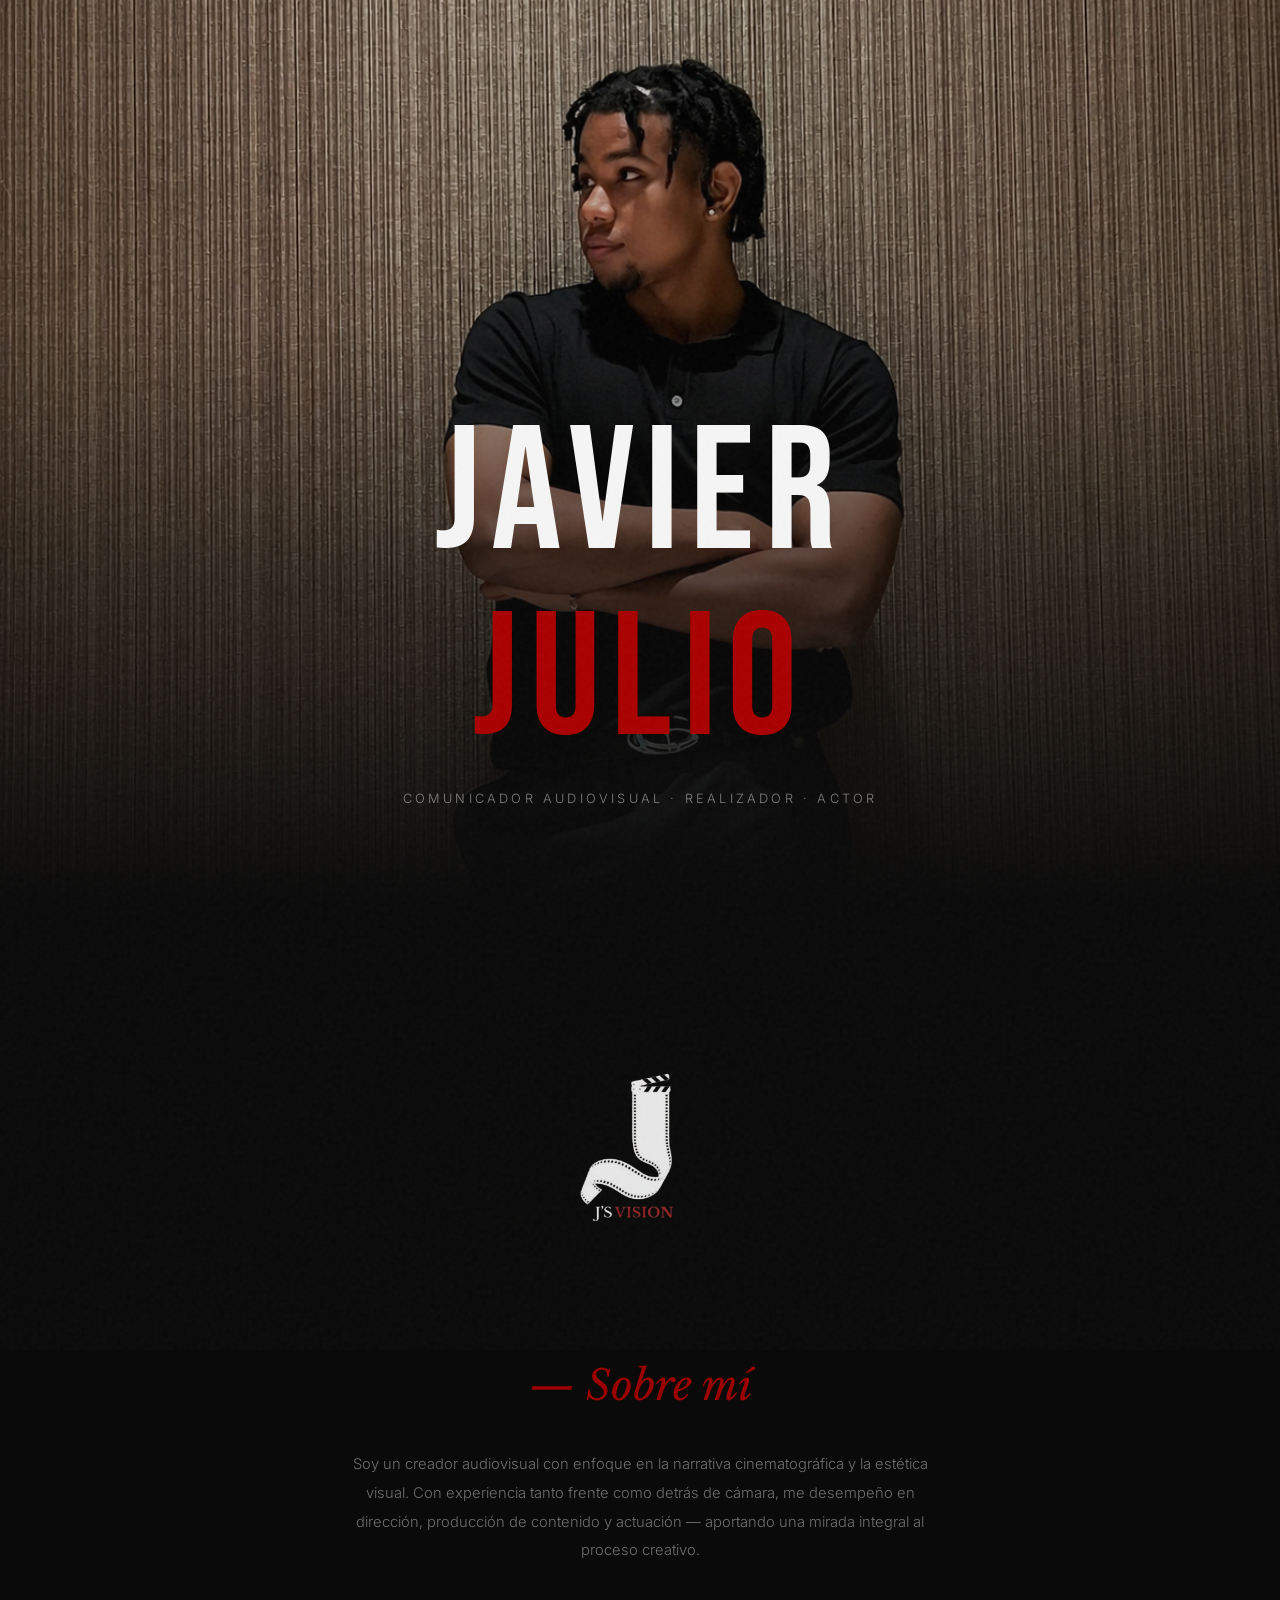
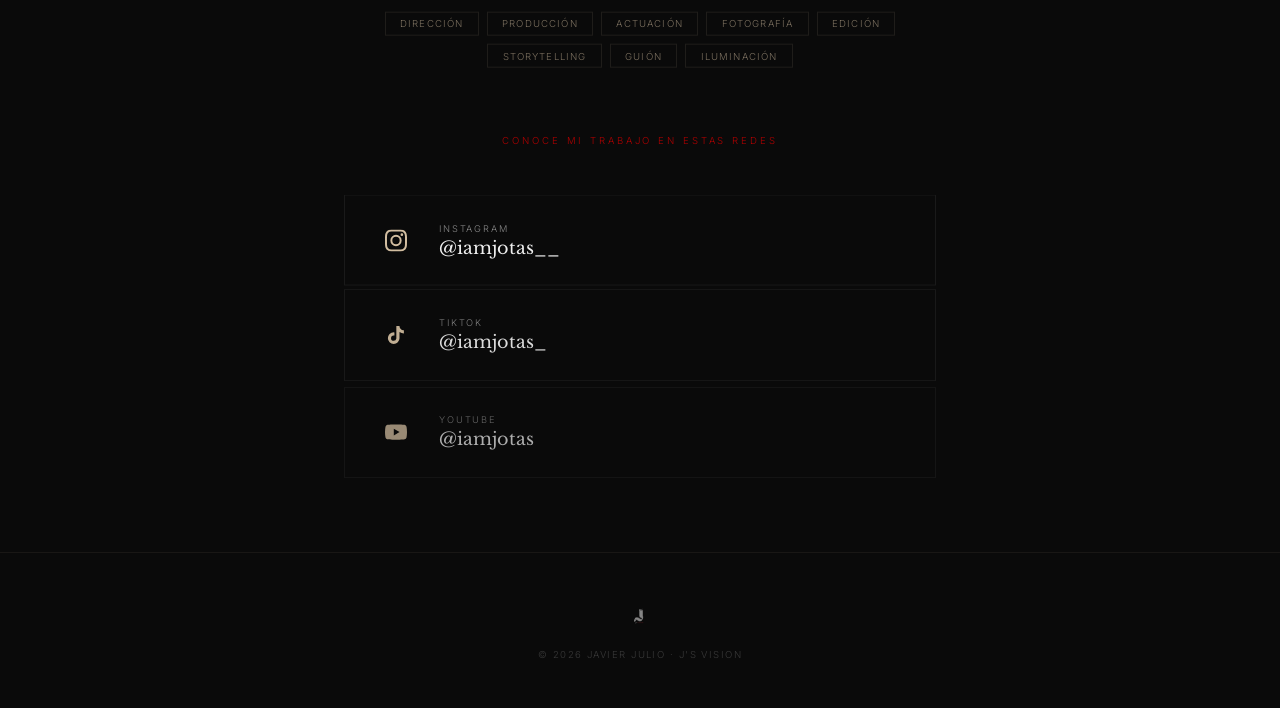
<file: index.html>
<!DOCTYPE html>
<html lang="es">
<head>
  <meta charset="UTF-8" />
  <meta name="viewport" content="width=device-width, initial-scale=1.0" />
  <title>J's Vision — @iamjotas__</title>

  <link rel="preconnect" href="https://fonts.googleapis.com" />
  <link rel="preconnect" href="https://fonts.gstatic.com" crossorigin />
  <link href="https://fonts.googleapis.com/css2?family=Bebas+Neue&family=Libre+Baskerville:ital,wght@0,400;0,700;1,400&family=Inter:wght@300;400&display=swap" rel="stylesheet" />

  <script src="https://cdnjs.cloudflare.com/ajax/libs/gsap/3.12.5/gsap.min.js"></script>

  <style>
    *, *::before, *::after { box-sizing: border-box; margin: 0; padding: 0; }

    :root {
      --black: #0A0A0A;
      --wine:  #AB0000;
      --beige: #D8C3A5;
      --white: #F5F5F5;
      --dim:   rgba(245,245,245,0.55);
    }

    html, body {
      background: var(--black);
      color: var(--white);
      font-family: 'Inter', sans-serif;
      font-weight: 300;
      overflow-x: hidden;
    }

    /* ── GRAIN ── */
    body::before {
      content: '';
      position: fixed;
      inset: -50%;
      width: 200%; height: 200%;
      pointer-events: none;
      z-index: 9999;
      opacity: 0.035;
      background-image: url("data:image/svg+xml,%3Csvg viewBox='0 0 512 512' xmlns='http://www.w3.org/2000/svg'%3E%3Cfilter id='n'%3E%3CfeTurbulence type='fractalNoise' baseFrequency='0.75' numOctaves='4' stitchTiles='stitch'/%3E%3C/filter%3E%3Crect width='100%25' height='100%25' filter='url(%23n)'/%3E%3C/svg%3E");
      animation: grain 0.9s steps(2) infinite;
    }
    @keyframes grain {
      0%,100%{transform:translate(0,0)} 20%{transform:translate(2%,3%)}
      40%{transform:translate(-3%,1%)} 60%{transform:translate(3%,-1%)}
      80%{transform:translate(-2%,2%)}
    }

    /* ══════════════════════════════
       HERO
    ══════════════════════════════ */
    .hero {
      position: relative;
      width: 100%;
      height: 100svh;
      min-height: 600px;
      overflow: hidden;
    }

    /* Foto de fondo */
    .hero-photo {
      position: absolute;
      inset: 0;
      background-image: url('assets/hero2.png');
      background-size: cover;
      background-position: center 40%;
      transform: scale(1.04);
      transition: transform 8s ease-out;
    }
    .hero-photo.loaded { transform: scale(1); }

    /* Degradado negro hacia abajo */
    .hero-gradient {
      position: absolute;
      inset: 0;
      background: linear-gradient(
        to bottom,
        rgba(10,10,10,0.15)  0%,
        rgba(10,10,10,0.25) 35%,
        rgba(10,10,10,0.65) 65%,
        rgba(10,10,10,1)   100%
      );
    }

    /* Contenido del hero */
    .hero-content {
      position: absolute;
      inset: 0;
      display: flex;
      flex-direction: column;
      align-items: center;
      justify-content: flex-end;
      padding-bottom: 6rem;
      text-align: center;
    }

    .hero-title {
      font-family: 'Bebas Neue', sans-serif;
      line-height: 1;
      margin-bottom: 1.2rem;
      overflow: hidden;
    }
    .hero-title .line1 {
      display: block;
      font-size: clamp(5rem, 18vw, 11rem);
      margin-bottom: 10px;
      font-weight: 400;
      letter-spacing: 0.06em;
      color: var(--white);
      opacity: 0;
      transform: translateY(40px);
    }
    .hero-title .line2 {
      display: block;
      font-size: clamp(5rem, 18vw, 11rem);
      font-weight: 400;
      letter-spacing: 0.06em;
      color: var(--wine);
      opacity: 0;
      transform: translateY(40px);
    }

    .hero-sub {
      font-size: clamp(0.7rem, 2vw, 0.8rem);
      letter-spacing: 0.25em;
      text-transform: uppercase;
      color: var(--dim);
      opacity: 0;
      margin-bottom: 0;
    }

    /* ══════════════════════════════
       SOBRE MÍ
    ══════════════════════════════ */
    .about-section {
      background: var(--black);
      padding: 6rem 1.5rem 5rem;
      text-align: center;
    }

    .about-logo {
      height: 20rem;
      width: auto;
      object-fit: contain;
      display: block;
      margin: 0 auto 2.5rem;
      opacity: 0.9;
    }

    .about-eyebrow {
      font-size: 0.58rem;
      letter-spacing: 0.3em;
      text-transform: uppercase;
      color: var(--wine);
      display: block;
      margin-bottom: 2rem;
    }

    .about-heading {
      font-family: 'Libre Baskerville', serif;
      font-size: clamp(1.6rem, 5vw, 2.6rem);
      font-weight: 400;
      color: var(--white);
      line-height: 1.35;
      max-width: 680px;
      margin: 0 auto 2rem;
    }
    .about-heading em {
      font-style: italic;
      color: var(--wine);
    }

    .about-bio {
      font-size: clamp(0.82rem, 2vw, 0.92rem);
      line-height: 1.95;
      color: var(--dim);
      max-width: 580px;
      margin: 0 auto 2.5rem;
    }

    .about-tags {
      display: flex;
      flex-wrap: wrap;
      justify-content: center;
      gap: 0.5rem;
      max-width: 560px;
      margin: 0 auto;
    }
    .about-tag {
      font-size: 0.6rem;
      letter-spacing: 0.12em;
      text-transform: uppercase;
      color: var(--beige);
      border: 1px solid rgba(216,195,165,0.2);
      padding: 0.35rem 0.9rem;
    }

    .about-rule {
      width: 1px;
      height: 50px;
      background: linear-gradient(to bottom, rgba(216,195,165,0.2), transparent);
      margin: 4rem auto 0;
    }

    /* ══════════════════════════════
       REDES SOCIALES
    ══════════════════════════════ */
    .social-section {
      background: var(--black);
      padding: 0 0 5rem;
    }

    .social-divider {
      width: 1px;
      height: 60px;
      background: linear-gradient(to bottom, transparent, rgba(216,195,165,0.25));
      margin: 0 auto 4rem;
    }

    .social-label {
      text-align: center;
      font-size: 0.6rem;
      letter-spacing: 0.3em;
      text-transform: uppercase;
      color: var(--wine);
      margin-bottom: 3rem;
    }

    .social-cards {
      display: flex;
      flex-direction: column;
      gap: 2px;
      max-width: 640px;
      margin: 0 auto;
      padding: 0 1.5rem;
    }

    .social-card {
      display: flex;
      align-items: center;
      gap: 1.5rem;
      padding: 1.6rem 2rem;
      border: 1px solid rgba(245,245,245,0.07);
      text-decoration: none;
      color: var(--white);
      position: relative;
      overflow: hidden;
      transition: border-color 0.35s, transform 0.35s cubic-bezier(0.16,1,0.3,1);
      opacity: 0;
      transform: translateY(20px);
    }
    .social-card::before {
      content: '';
      position: absolute;
      inset: 0;
      opacity: 0;
      transition: opacity 0.35s;
    }
    .social-card.ig::before  { background: linear-gradient(135deg, rgba(131,58,180,0.08), rgba(253,29,29,0.08), rgba(252,176,69,0.08)); }
    .social-card.tt::before  { background: rgba(105,201,208,0.05); }
    .social-card.yt::before  { background: rgba(255,0,0,0.05); }

    .social-card:hover { border-color: rgba(216,195,165,0.22); transform: translateX(6px); }
    .social-card:hover::before { opacity: 1; }

    .social-card.soon {
      opacity: 0.38 !important;
      pointer-events: none;
      transform: none !important;
    }

    .card-icon {
      width: 38px; height: 38px;
      display: flex; align-items: center; justify-content: center;
      flex-shrink: 0;
      color: var(--beige);
      position: relative; z-index: 1;
    }
    .card-icon svg { width: 22px; height: 22px; }

    .card-text {
      flex: 1;
      position: relative; z-index: 1;
    }
    .card-platform {
      display: block;
      font-size: 0.58rem;
      letter-spacing: 0.2em;
      text-transform: uppercase;
      color: var(--dim);
      margin-bottom: 0.2rem;
    }
    .card-handle {
      display: block;
      font-family: 'Libre Baskerville', serif;
      font-size: 1.1rem;
      font-weight: 400;
      color: var(--white);
    }

    .card-arrow {
      font-size: 1rem;
      color: var(--beige);
      opacity: 0;
      transform: translateX(-8px);
      transition: opacity 0.3s, transform 0.3s;
      position: relative; z-index: 1;
    }
    .social-card:hover .card-arrow { opacity: 1; transform: translateX(0); }

    .soon-badge {
      font-size: 0.55rem;
      letter-spacing: 0.15em;
      text-transform: uppercase;
      color: var(--wine);
      border: 1px solid var(--wine);
      padding: 0.2rem 0.5rem;
      position: relative; z-index: 1;
    }

    /* ── Footer mínimo ── */
    .mini-footer {
      text-align: center;
      padding: 3rem 1.5rem;
      border-top: 1px solid rgba(216,195,165,0.07);
    }
    .mini-footer img {
      height: 32px;
      width: auto;
      object-fit: contain;
      opacity: 0.5;
      margin: 0 auto 1rem;
      display: block;
    }
    .mini-footer p {
      font-size: 0.6rem;
      letter-spacing: 0.15em;
      text-transform: uppercase;
      color: rgba(245,245,245,0.2);
    }

    /* ── Responsive ── */
    @media (max-width: 480px) {
      .hero-content { padding-bottom: 4rem; }
      .social-cards { padding: 0 1rem; }
      .social-card { padding: 1.3rem 1.3rem; gap: 1.2rem; }
      .about-section { padding: 3rem 1.5rem 2.5rem; }
      .about-logo { height: 20rem; margin-bottom: 0rem 1rem; }
    }
  </style>
</head>
<body>

  <!-- ══════════════════════════════
       HERO
  ══════════════════════════════ -->
  <section class="hero" id="hero">
    <div class="hero-photo" id="heroPhoto"></div>
    <div class="hero-gradient"></div>

    <div class="hero-content">
      <h1 class="hero-title">
        <span class="line1" id="line1">Javier</span>
        <span class="line2" id="line2">Julio</span>
      </h1>

      <p class="hero-sub" id="heroSub">Comunicador Audiovisual · Realizador · Actor</p>
    </div>
  </section>

  <!-- ══════════════════════════════
       SOBRE MÍ
  ══════════════════════════════ -->
  <section class="about-section" id="aboutSection">
    <img src="assets/logo_blanco.png" alt="J's Vision" class="about-logo" />
    <span class="about-eyebrow"></span>
    <h2 class="about-heading">
      <em>— Sobre mí</em> 
    </h2>
    <p class="about-bio">
      Soy un creador audiovisual con enfoque en la narrativa cinematográfica y la estética visual.
      Con experiencia tanto frente como detrás de cámara, me desempeño en dirección, producción de contenido
      y actuación — aportando una mirada integral al proceso creativo.
    </p>
    <div class="about-tags">
      <span class="about-tag">Dirección</span>
      <span class="about-tag">Producción</span>
      <span class="about-tag">Actuación</span>
      <span class="about-tag">Fotografía</span>
      <span class="about-tag">Edición</span>
      <span class="about-tag">Storytelling</span>
      <span class="about-tag">Guión</span>
      <span class="about-tag">Iluminación</span>
    </div>
  </section>

  <!-- ══════════════════════════════
       REDES
  ══════════════════════════════ -->
  <section class="social-section">
    <p class="social-label">Conoce mi trabajo en estas redes</p>

    <div class="social-cards">

      <!-- Instagram -->
      <a href="https://instagram.com/iamjotas__" target="_blank" rel="noopener" class="social-card ig">
        <div class="card-icon">
          <svg viewBox="0 0 24 24" fill="currentColor">
            <path d="M12 2.163c3.204 0 3.584.012 4.85.07 3.252.148 4.771 1.691 4.919 4.919.058 1.265.069 1.645.069 4.849 0 3.205-.012 3.584-.069 4.849-.149 3.225-1.664 4.771-4.919 4.919-1.266.058-1.644.07-4.85.07-3.204 0-3.584-.012-4.849-.07-3.26-.149-4.771-1.699-4.919-4.92-.058-1.265-.07-1.644-.07-4.849 0-3.204.013-3.583.07-4.849.149-3.227 1.664-4.771 4.919-4.919 1.266-.057 1.645-.069 4.849-.069zM12 0C8.741 0 8.333.014 7.053.072 2.695.272.273 2.69.073 7.052.014 8.333 0 8.741 0 12c0 3.259.014 3.668.072 4.948.2 4.358 2.618 6.78 6.98 6.98C8.333 23.986 8.741 24 12 24c3.259 0 3.668-.014 4.948-.072 4.354-.2 6.782-2.618 6.979-6.98.059-1.28.073-1.689.073-4.948 0-3.259-.014-3.667-.072-4.947-.196-4.354-2.617-6.78-6.979-6.98C15.668.014 15.259 0 12 0zm0 5.838a6.162 6.162 0 100 12.324 6.162 6.162 0 000-12.324zM12 16a4 4 0 110-8 4 4 0 010 8zm6.406-11.845a1.44 1.44 0 100 2.881 1.44 1.44 0 000-2.881z"/>
          </svg>
        </div>
        <div class="card-text">
          <span class="card-platform">Instagram</span>
          <span class="card-handle">@iamjotas__</span>
        </div>
        <span class="card-arrow">→</span>
      </a>

      <!-- TikTok -->
      <a href="https://tiktok.com/@iamjotas_" target="_blank" rel="noopener" class="social-card tt">
        <div class="card-icon">
          <svg viewBox="0 0 24 24" fill="currentColor">
            <path d="M19.59 6.69a4.83 4.83 0 01-3.77-4.25V2h-3.45v13.67a2.89 2.89 0 01-2.88 2.5 2.89 2.89 0 01-2.89-2.89 2.89 2.89 0 012.89-2.89c.28 0 .54.04.79.1V9.01a6.27 6.27 0 00-.79-.05 6.34 6.34 0 00-6.34 6.34 6.34 6.34 0 006.34 6.34 6.34 6.34 0 006.33-6.34V8.69a8.18 8.18 0 004.79 1.52V6.75a4.85 4.85 0 01-1.02-.06z"/>
          </svg>
        </div>
        <div class="card-text">
          <span class="card-platform">TikTok</span>
          <span class="card-handle">@iamjotas_</span>
        </div>
        <span class="card-arrow">→</span>
      </a>

      <!-- YouTube -->
      <a href="https://youtube.com/@iamjotas?si=iJcn040mgReoSEZ_" target="_blank" rel="noopener" class="social-card yt">
        <div class="card-icon">
          <svg viewBox="0 0 24 24" fill="currentColor">
            <path d="M23.495 6.205a3.007 3.007 0 00-2.088-2.088c-1.87-.501-9.396-.501-9.396-.501s-7.507-.01-9.396.501A3.007 3.007 0 00.527 6.205a31.247 31.247 0 00-.522 5.805 31.247 31.247 0 00.522 5.783 3.007 3.007 0 002.088 2.088c1.868.502 9.396.502 9.396.502s7.506 0 9.396-.502a3.007 3.007 0 002.088-2.088 31.247 31.247 0 00.5-5.783 31.247 31.247 0 00-.5-5.805zM9.609 15.601V8.408l6.264 3.602z"/>
          </svg>
        </div>
        <div class="card-text">
          <span class="card-platform">YouTube</span>
          <span class="card-handle">@iamjotas</span>
        </div>
        <span class="card-arrow">→</span>
      </a>

    </div>
  </section>

  <!-- Mini footer -->
  <footer class="mini-footer">
    <img src="assets/logo_blanco.png" alt="J's Vision" />
    <p>© 2026 Javier Julio · J's Vision</p>
  </footer>

  <script>
    // Foto hero — efecto Ken Burns al cargar
    const photo = document.getElementById('heroPhoto');
    window.addEventListener('load', () => {
      photo.classList.add('loaded');
    });

    // Animaciones de entrada
    const tl = gsap.timeline({ delay: 0.2 });

    gsap.set(['#line1', '#line2', '#heroSub'], { opacity: 0 });
    gsap.set(['#line1', '#line2'], { y: 40 });
    gsap.set('#heroSub', { y: 16 });

    tl.to('#line1',   { opacity: 1, y: 0, duration: 1.1, ease: 'power4.out' })
      .to('#line2',   { opacity: 1, y: 0, duration: 1.1, ease: 'power4.out' }, '-=0.85')
      .to('#heroSub', { opacity: 1, y: 0, duration: 0.8, ease: 'power3.out' }, '-=0.5');

    // Sobre mí — reveal
    const aboutEls = document.querySelectorAll('.about-eyebrow, .about-heading, .about-bio, .about-tags');
    gsap.set(aboutEls, { opacity: 0, y: 28 });
    const aboutObs = new IntersectionObserver((entries) => {
      entries.forEach(entry => {
        if (!entry.isIntersecting) return;
        gsap.to(aboutEls, { opacity: 1, y: 0, duration: 0.9, stagger: 0.13, ease: 'power3.out' });
        aboutObs.disconnect();
      });
    }, { threshold: 0.2 });
    aboutObs.observe(document.getElementById('aboutSection'));

    // Cards de redes — reveal con IntersectionObserver
    const cards = document.querySelectorAll('.social-card:not(.soon)');
    const soonCard = document.querySelector('.social-card.soon');

    const observer = new IntersectionObserver((entries) => {
      entries.forEach(entry => {
        if (!entry.isIntersecting) return;
        const els = [...cards, soonCard].filter(Boolean);
        gsap.to(els, {
          opacity: (i, el) => el.classList.contains('soon') ? 0.38 : 1,
          y: 0,
          duration: 0.7,
          stagger: 0.12,
          ease: 'power3.out',
        });
        observer.disconnect();
      });
    }, { threshold: 0.15 });

    observer.observe(document.querySelector('.social-cards'));
  </script>
</body>
</html>
</file>
